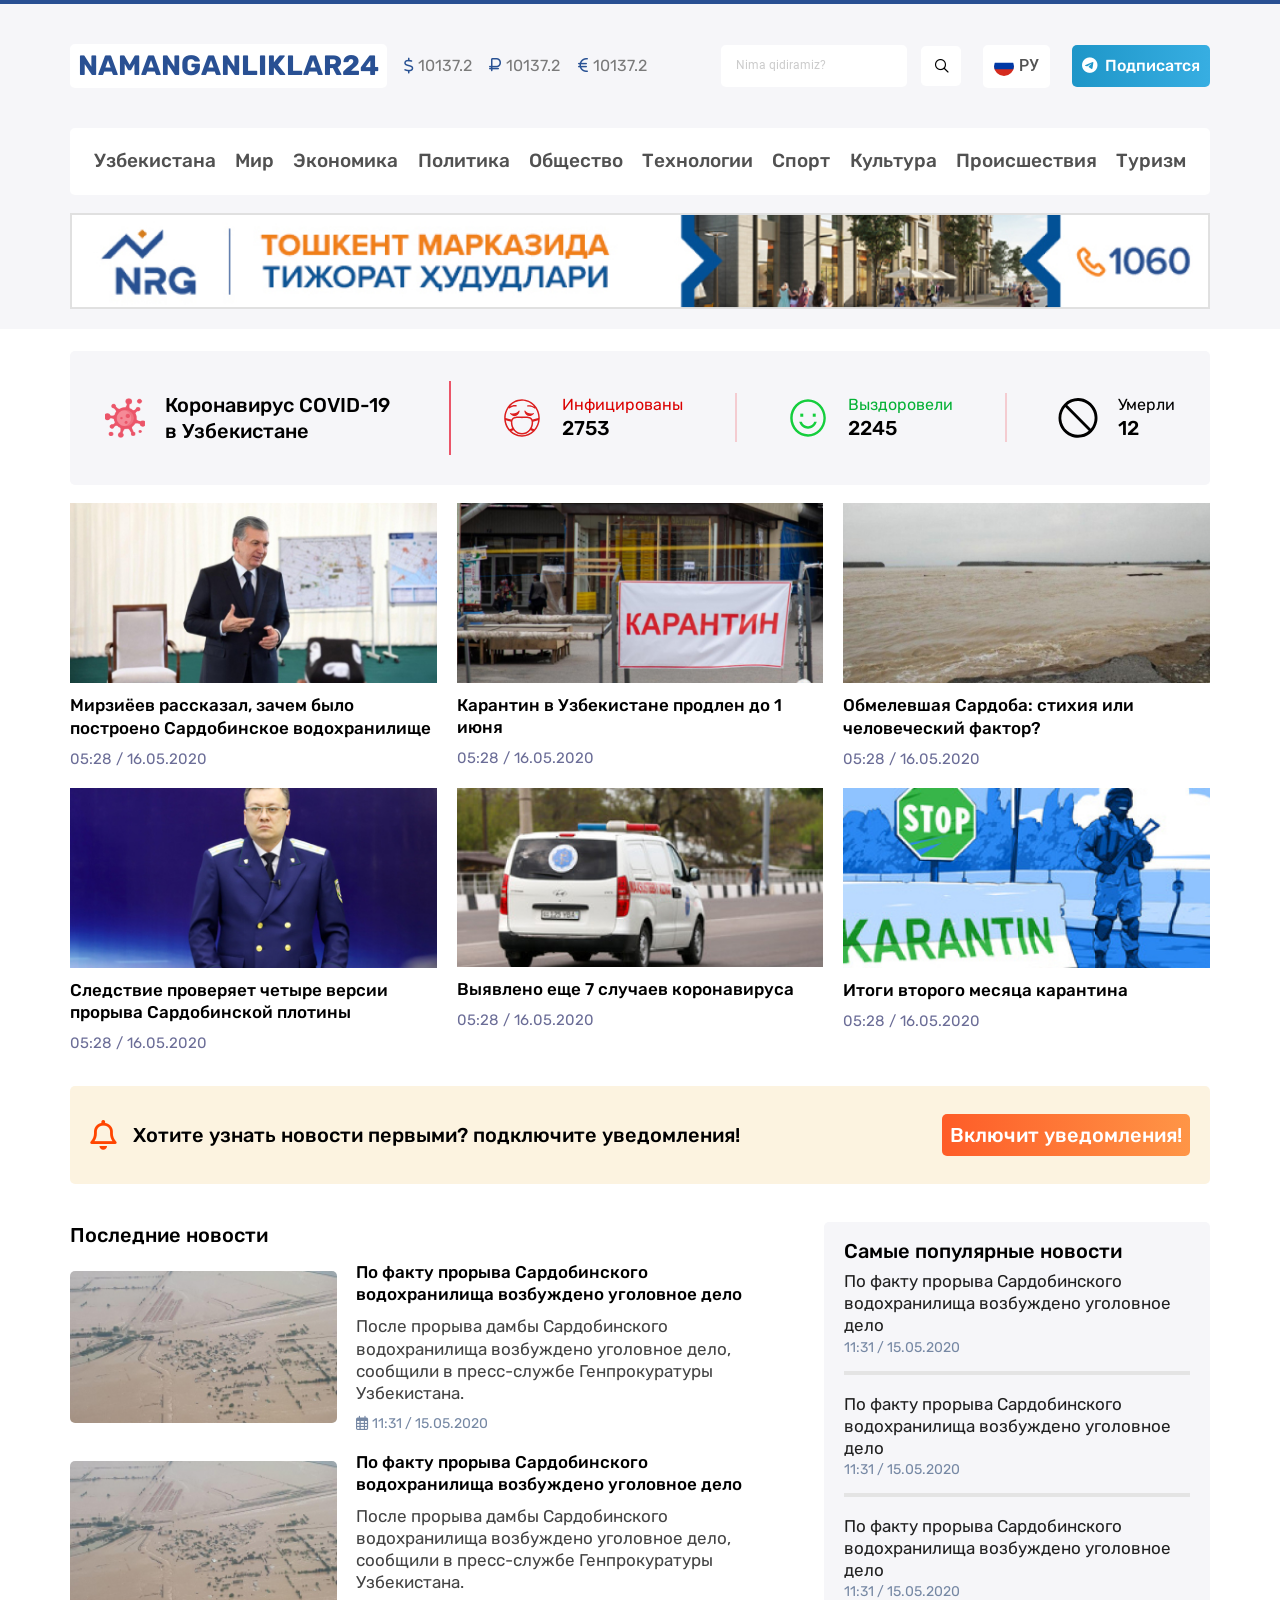
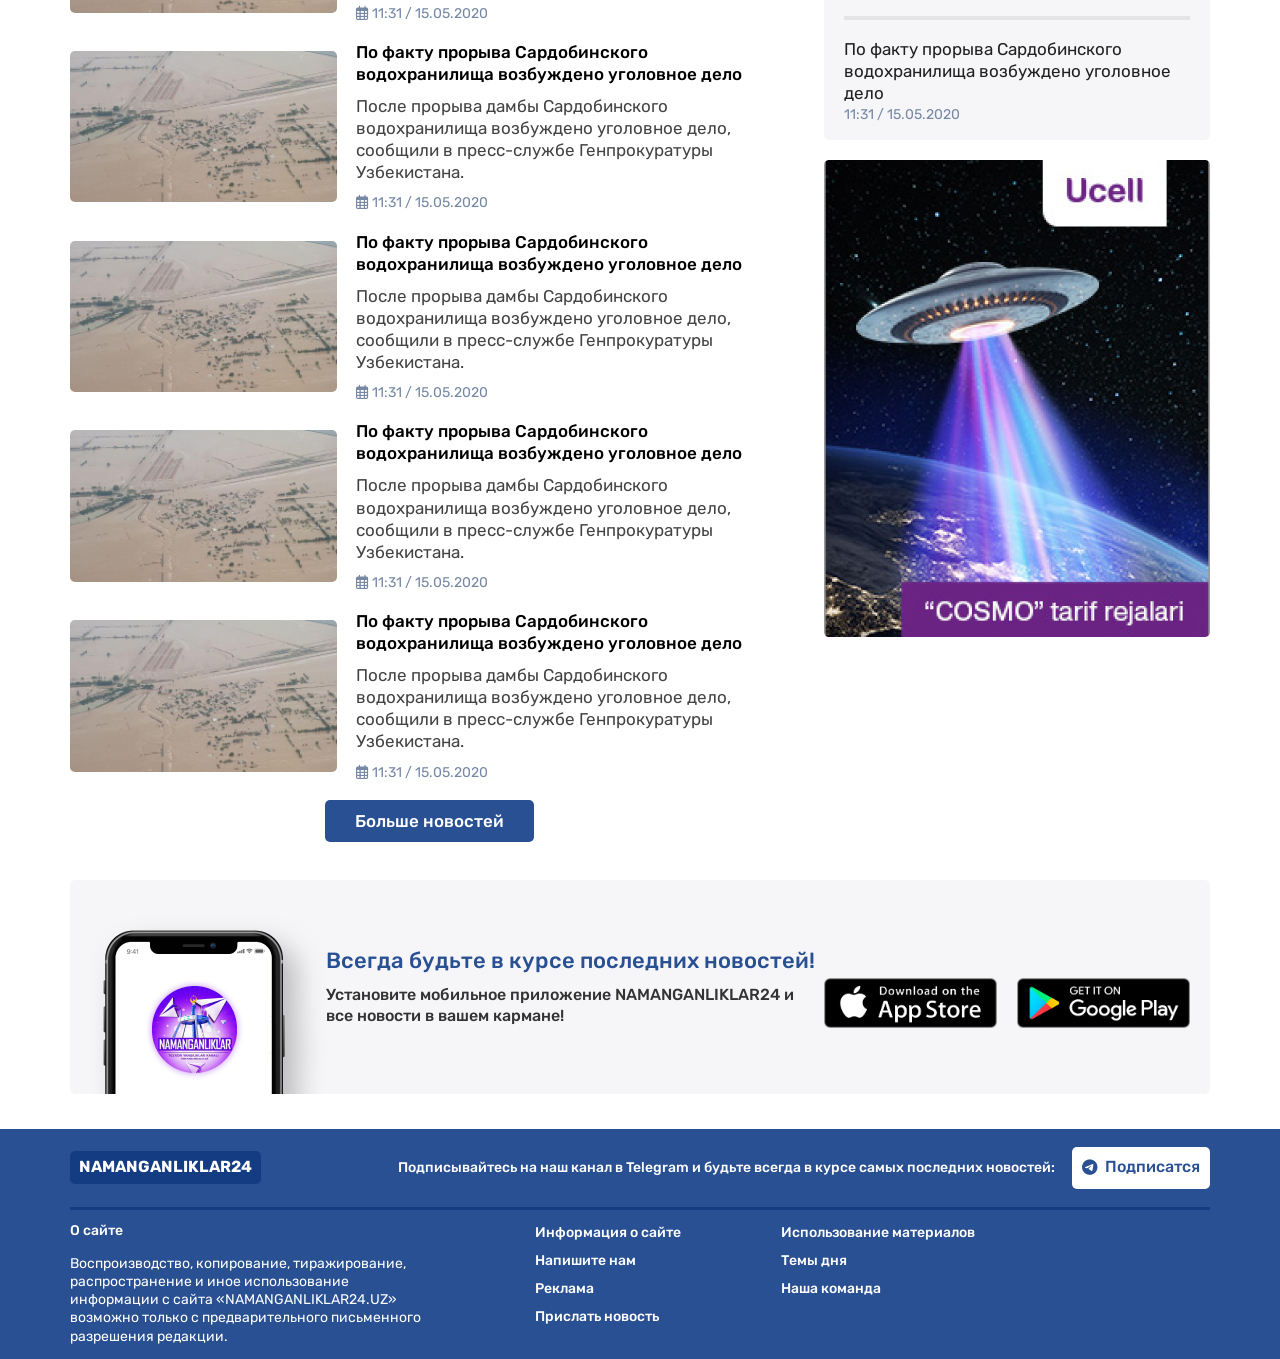
<file: index.html>
<!DOCTYPE html>
<html lang="en">
	<head>
		<meta charset="UTF-8" />
		<meta name="viewport" content="width=device-width, initial-scale=1.0" />
		<title>Document</title>
		<link rel="stylesheet" href="./css/main.css" />
	</head>
	<body>
		<!-- header -->
		<header class="header">
			<div class="container header__content">
				<div class="header__top">
					<div class="header__top--currency">
						<!-- logo -->
						<a href="./index.html" class="logo">NAMANGANLIKLAR24</a>

						<p>
							<i class="icon-currency-us"></i>
							10137.2
						</p>
						<p>
							<i class="icon-currency-rub"></i>
							10137.2
						</p>
						<p>
							<i class="icon-currency-eu"></i>
							10137.2
						</p>
					</div>

					<div class="header__top--buttons">
						<form class="header--form">
							<input type="text" placeholder="Nima qidiramiz?" />

							<button type="button" class="header--search">
								<i class="icon-search"></i>
							</button>
						</form>

						<div class="header--langs">
							<img src="./images/ru-lang.svg" alt="ru lang" />
							<span>ру</span>
						</div>

						<button class="header--subscribe">
							<i class="icon-telegram"></i>
							Подписатся
						</button>

						<div class="burger">
							<span></span>
							<span></span>
							<span></span>
						</div>
					</div>
				</div>

				<nav class="header__nav">
					<ul>
						<li><a href="#!">Узбекистана</a></li>
						<li><a href="#!">Мир</a></li>
						<li><a href="#!">Экономика</a></li>
						<li><a href="./pages/news.html">Политика</a></li>
						<li><a href="#!">Общество</a></li>
						<li><a href="#!">Технологии</a></li>
						<li><a href="#!">Спорт</a></li>
						<li><a href="#!">Культура</a></li>
						<li><a href="#!">Происшествия</a></li>
						<li><a href="#!">Туризм</a></li>
					</ul>
				</nav>

				<img
					src="./images/nrg-banner.jpg"
					class="header--banner"
					alt="header banner"
				/>
			</div>
		</header>

		<!-- main -->
		<main class="container">
			<!-- statistics -->
			<section class="statistics">
				<!-- item -->
				<div class="statistics__item">
					<img src="./images/statistics/icon1.png" alt="statistics" />
					<span>Коронавирус COVID-19 в Узбекистане</span>
				</div>

				<span class="statistics--devider"></span>

				<!-- item -->
				<div class="statistics__item">
					<img src="./images/statistics/icon2.svg" alt="statistics" />
					<div class="statistics__item--info">
						<h5>Инфицированы</h5>
						<span>2753</span>
					</div>
				</div>

				<span class="statistics--devider"></span>

				<!-- item -->
				<div class="statistics__item">
					<img src="./images/statistics/icon3.svg" alt="statistics" />

					<div class="statistics__item--info">
						<h5>Выздоровели</h5>
						<span>2245</span>
					</div>
				</div>

				<span class="statistics--devider"></span>

				<!-- item -->
				<div class="statistics__item">
					<img src="./images/statistics/icon4.svg" alt="statistics" />

					<div class="statistics__item--info">
						<h5>Умерли</h5>
						<span>12</span>
					</div>
				</div>
			</section>

			<!-- news -->
			<section class="news">
				<!-- item -->
				<article class="news__item">
					<img src="./images/news/item1.jpg" alt="news" />
					<h5>
						Мирзиёев рассказал, зачем было построено Сардобинское водохранилище
					</h5>
					<span>05:28 / 16.05.2020</span>
				</article>

				<!-- item -->
				<article class="news__item">
					<img src="./images/news/item2.jpg" alt="news" />
					<h5>Карантин в Узбекистане продлен до 1 июня</h5>
					<span>05:28 / 16.05.2020</span>
				</article>

				<!-- item -->
				<article class="news__item">
					<img src="./images/news/item3.jpg" alt="news" />
					<h5>Обмелевшая Сардоба: стихия или человеческий фактор?</h5>
					<span>05:28 / 16.05.2020</span>
				</article>

				<!-- item -->
				<article class="news__item">
					<img src="./images/news/item4.jpg" alt="news" />
					<h5>
						Следствие проверяет четыре версии прорыва Сардобинской плотины
					</h5>
					<span>05:28 / 16.05.2020</span>
				</article>

				<!-- item -->
				<article class="news__item">
					<img src="./images/news/item5.jpg" alt="news" />
					<h5>Выявлено еще 7 случаев коронавируса</h5>
					<span>05:28 / 16.05.2020</span>
				</article>

				<!-- item -->
				<article class="news__item">
					<img src="./images/news/item6.jpg" alt="news" />
					<h5>Итоги второго месяца карантина</h5>
					<span>05:28 / 16.05.2020</span>
				</article>
			</section>

			<!-- notificatoin -->
			<section class="notification">
				<div class="notification__info">
					<i class="icon-bell"></i>
					<p>Хотите узнать новости первыми? подключите уведомления!</p>
				</div>

				<button type="button">Включит уведомления!</button>
			</section>

			<!-- latest news -->
			<section class="latest__news">
				<div class="latest__news--content">
					<h2>Последние новости</h2>

					<div class="news__list">

						<!-- news item -->
						<article class="latest__news--item">
							<img src="./images/latestNews/item3.jpg" alt="news" />

							<div class="latest__news--item_info">
								<h5>
									По факту прорыва Сардобинского водохранилища возбуждено
									уголовное дело
								</h5>

								<p>
									После прорыва дамбы Сардобинского водохранилища возбуждено
									уголовное дело, сообщили в пресс-службе Генпрокуратуры
									Узбекистана.
								</p>

								<span>
									<i class="icon-calendar"></i>
									11:31 / 15.05.2020
								</span>
							</div>
						</article>

						<!-- news item -->
						<article class="latest__news--item">
							<img src="./images/latestNews/item3.jpg" alt="news" />

							<div class="latest__news--item_info">
								<h5>
									По факту прорыва Сардобинского водохранилища возбуждено
									уголовное дело
								</h5>

								<p>
									После прорыва дамбы Сардобинского водохранилища возбуждено
									уголовное дело, сообщили в пресс-службе Генпрокуратуры
									Узбекистана.
								</p>

								<span>
									<i class="icon-calendar"></i>
									11:31 / 15.05.2020
								</span>
							</div>
						</article>

						<!-- news item -->
						<article class="latest__news--item">
							<img src="./images/latestNews/item3.jpg" alt="news" />

							<div class="latest__news--item_info">
								<h5>
									По факту прорыва Сардобинского водохранилища возбуждено
									уголовное дело
								</h5>

								<p>
									После прорыва дамбы Сардобинского водохранилища возбуждено
									уголовное дело, сообщили в пресс-службе Генпрокуратуры
									Узбекистана.
								</p>

								<span>
									<i class="icon-calendar"></i>
									11:31 / 15.05.2020
								</span>
							</div>
						</article>

						<!-- news item -->
						<article class="latest__news--item">
							<img src="./images/latestNews/item3.jpg" alt="news" />

							<div class="latest__news--item_info">
								<h5>
									По факту прорыва Сардобинского водохранилища возбуждено
									уголовное дело
								</h5>

								<p>
									После прорыва дамбы Сардобинского водохранилища возбуждено
									уголовное дело, сообщили в пресс-службе Генпрокуратуры
									Узбекистана.
								</p>

								<span>
									<i class="icon-calendar"></i>
									11:31 / 15.05.2020
								</span>
							</div>
						</article>

						<!-- news item -->
						<article class="latest__news--item">
							<img src="./images/latestNews/item3.jpg" alt="news" />

							<div class="latest__news--item_info">
								<h5>
									По факту прорыва Сардобинского водохранилища возбуждено
									уголовное дело
								</h5>

								<p>
									После прорыва дамбы Сардобинского водохранилища возбуждено
									уголовное дело, сообщили в пресс-службе Генпрокуратуры
									Узбекистана.
								</p>

								<span>
									<i class="icon-calendar"></i>
									11:31 / 15.05.2020
								</span>
							</div>
						</article>

						<!-- news item -->
						<article class="latest__news--item">
							<img src="./images/latestNews/item3.jpg" alt="news" />

							<div class="latest__news--item_info">
								<h5>
									По факту прорыва Сардобинского водохранилища возбуждено
									уголовное дело
								</h5>

								<p>
									После прорыва дамбы Сардобинского водохранилища возбуждено
									уголовное дело, сообщили в пресс-службе Генпрокуратуры
									Узбекистана.
								</p>

								<span>
									<i class="icon-calendar"></i>
									11:31 / 15.05.2020
								</span>
							</div>
						</article>
					</div>

					<button class="btn--primary">Больше новостей</button>
				</div>

				<!-- sidebar -->
				<aside class="sidebar">
					<!-- popular news -->
					<div class="popular__news">
						<h5>Cамые популярные новости</h5>

						<div class="popular__news--content">
							<!-- item -->
							<article class="popular__news--item">
								<p>По факту прорыва Сардобинского водохранилища возбуждено уголовное дело</p>
								<span>11:31 / 15.05.2020</span>
							</article>

							<!-- item -->
							<article class="popular__news--item">
								<p>По факту прорыва Сардобинского водохранилища возбуждено уголовное дело</p>
								<span>11:31 / 15.05.2020</span>
							</article>

							<!-- item -->
							<article class="popular__news--item">
								<p>По факту прорыва Сардобинского водохранилища возбуждено уголовное дело</p>
								<span>11:31 / 15.05.2020</span>
							</article>

							<!-- item -->
							<article class="popular__news--item">
								<p>По факту прорыва Сардобинского водохранилища возбуждено уголовное дело</p>
								<span>11:31 / 15.05.2020</span>
							</article>

						</div>

					</div>

					<!-- ads banner -->
					<a href="#!" class="sidebar--ads">
						<img src="./images/aside.jpg" alt="ads">
					</a>
				</aside>
			</section>

			<!-- mobile apps -->
			<section class="mobile-apps">
				<!-- info -->
				<div class="mobile-apps__info">
					<img src="./images/banner-phone.png" alt="phone">

					<div class="mobile-apps__info--text">
						<h4>Всегда будьте в курсе последних новостей!</h4>
						<p>Установите мобильное приложение NAMANGANLIKLAR24 и все новости в вашем кармане!</p>
					</div>
				</div>

				<!-- store -->
				<div class="mobile-apps__stores">
					<!-- apple store -->
					<a href="#!">
						<img src="./images/app-stores/appstore.png" alt="apple store">
					</a>

					<!-- google play -->
					<a href="#!">
						<img src="./images/app-stores/googleplay.png" alt="google play">
					</a>
				</div>
			</section>
		</main>

		<footer class="footer">
			<div class="container footer__content">
				<div class="footer__top">
					<a href="./index.html" class="footer--logo">NAMANGANLIKLAR24</a>

					<div class="footer__top--info">
						<p>Подписывайтесь на наш канал в Telegram и будьте всегда в курсе самых последних новостей:</p>

						<button>
							<i class="icon-telegram"></i>
							Подписатся
						</button>
					</div>
				</div>

				<div class="footer__main">
					<div class="footer__main--info">
						<h6>О сайте</h6>
						<p>Воспроизводство, копирование, тиражирование, распространение и иное использование информации с сайта «NAMANGANLIKLAR24.UZ» возможно только с предварительного письменного разрешения редакции.
						</p>
					</div>
					
					<nav>
						<ul class="footer__main--nav">
							<li><a href="#!">Информация о сайте</a></li>
							<li><a href="#!">Напишите нам</a></li>
							<li><a href="#!">Реклама</a></li>
							<li><a href="./pages/contacts.html">Прислать новость</a></li>
						</ul>
					</nav>
					
					<nav>
						<ul class="footer__main--nav">
							<li><a href="#!">Использование материалов</a></li>
							<li><a href="#!">Темы дня</a></li>
							<li><a href="#!">Наша команда</a></li>
						</ul>
					</nav>

				</div>
			</div>
		</footer>
	</body>
</html>
</file>
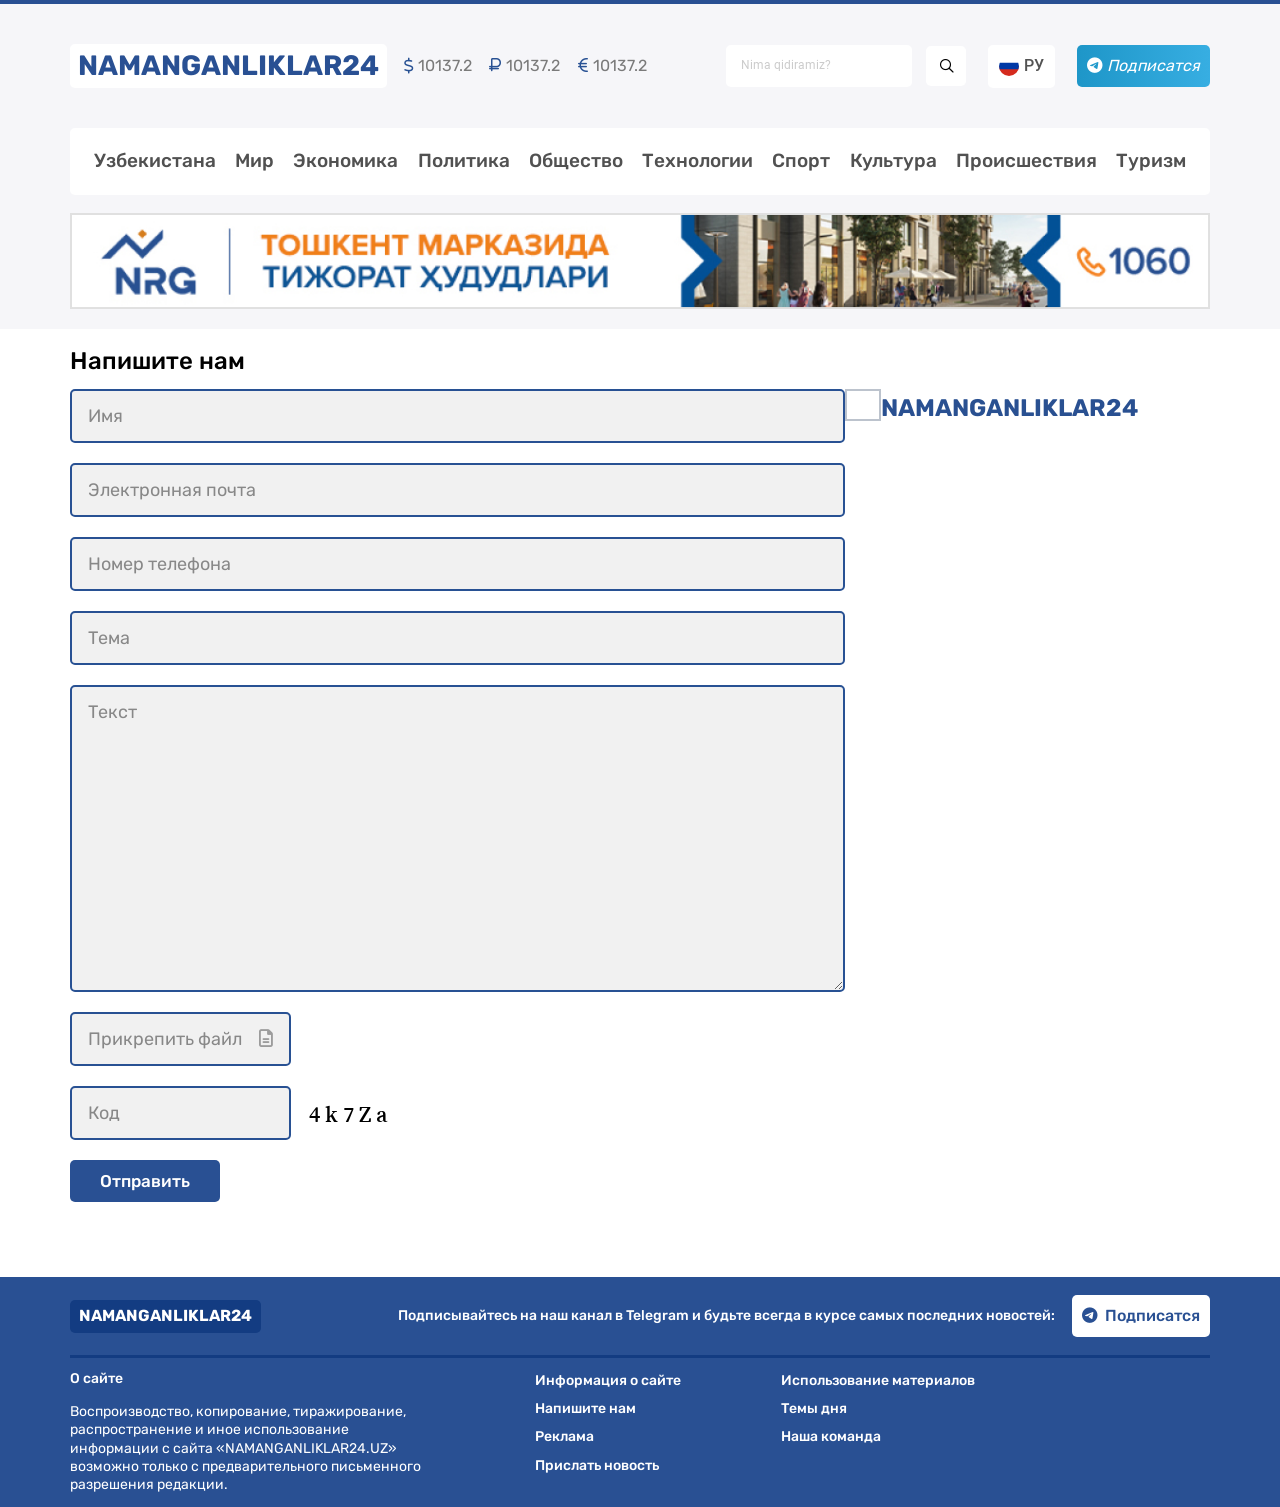
<file: pages/contacts.html>
<!DOCTYPE html>
<html lang="en">
<head>
  <meta charset="UTF-8">
  <meta name="viewport" content="width=device-width, initial-scale=1.0" />
  <title>Title</title>
 <link rel="stylesheet" href="/css/main.css">
</head>
<body>
  <!-- header -->
  <header class="header">
    <div class="container header__content">
      <div class="header__top">
        <div class="header__top--currency">
          <!-- logo -->
          <a href="../index.html" class="logo">NAMANGANLIKLAR24</a>

          <p>
            <i class="icon-currency-us"></i>
            10137.2
          </p>
          <p>
            <i class="icon-currency-rub"></i>
            10137.2
          </p>
          <p>
            <i class="icon-currency-eu"></i>
            10137.2
          </p>
        </div>

        <div class="header__top--buttons">
          <form class="header--form">
            <input type="text" placeholder="Nima qidiramiz?" />

            <button type="button" class="header--search">
              <i class="icon-search"></i>
            </button>
          </form>

          <div class="header--langs">
            <img src="../images/ru-lang.svg" alt="ru lang" />
            <span>ру</span>
          </div>

          <button class="header--subscribe">
            <i class="icon-telegram"> Подписатся</i>
          </button>

          <div class="burger">
            <span></span>
            <span></span>
            <span></span>
          </div>
        </div>
      </div>

      <nav class="header__nav">
        <ul>
          <li><a href="#!">Узбекистана</a></li>
          <li><a href="#!">Мир</a></li>
          <li><a href="#!">Экономика</a></li>
          <li><a href="./pages/news.html">Политика</a></li>
          <li><a href="#!">Общество</a></li>
          <li><a href="#!">Технологии</a></li>
          <li><a href="#!">Спорт</a></li>
          <li><a href="#!">Культура</a></li>
          <li><a href="#!">Происшествия</a></li>
          <li><a href="#!">Туризм</a></li>
        </ul>
      </nav>

      <img
        src="../images/nrg-banner.jpg"
        class="header--banner"
        alt="header banner"
      />
    </div>
  </header>

  <main class="container">
    <section class="contacts">
      <h2>Напишите нам</h2>

      <!-- content -->
      <div class="contacts__content">
        <form class="contacts__form">
          <input type="text" placeholder="Имя">
          <input type="email" placeholder="Электронная почта">
          <input type="text" placeholder="Номер телефона">
          <input type="text" placeholder="Тема">
          <textarea placeholder="Текст"></textarea>

          <div class="input--file">
            <input type="file">
            <p>Прикрепить файл</p>
            <i class="icon-file"></i>
          </div>

          <div class="form-code-confirm">
            <input type="text" placeholder="Код">
            <span>4 k 7 Z a</span>
          </div>

          <button class="btn--primary">Отправить</button>

        </form>

       <div class="contacts__info"></div>
         <h1 class="contacts__h1">NAMANGANLIKLAR24</h1>
      

        </div>
    </section>
  </main>

  <footer class="footer">
    <div class="container footer__content">
      <div class="footer__top">
        <a href="./index.html" class="footer--logo">NAMANGANLIKLAR24</a>

        <div class="footer__top--info">
          <p>Подписывайтесь на наш канал в Telegram и будьте всегда в курсе самых последних новостей:</p>

          <button>
            <i class="icon-telegram"></i>
            Подписатся
          </button>
        </div>
      </div>

      <div class="footer__main">
        <div class="footer__main--info">
          <h6>О сайте</h6>
          <p>Воспроизводство, копирование, тиражирование, распространение и иное использование информации с сайта «NAMANGANLIKLAR24.UZ» возможно только с предварительного письменного разрешения редакции.
          </p>
        </div>

        <nav>
          <ul class="footer__main--nav">
            <li><a href="#!">Информация о сайте</a></li>
            <li><a href="#!">Напишите нам</a></li>
            <li><a href="#!">Реклама</a></li>
            <li><a href="#!">Прислать новость</a></li>
          </ul>
        </nav>

        <nav>
          <ul class="footer__main--nav">
            <li><a href="#!">Использование материалов</a></li>
            <li><a href="#!">Темы дня</a></li>
            <li><a href="#!">Наша команда</a></li>
          </ul>
        </nav>

      </div>
    </div>
  </footer>

</body>
</html>
</file>
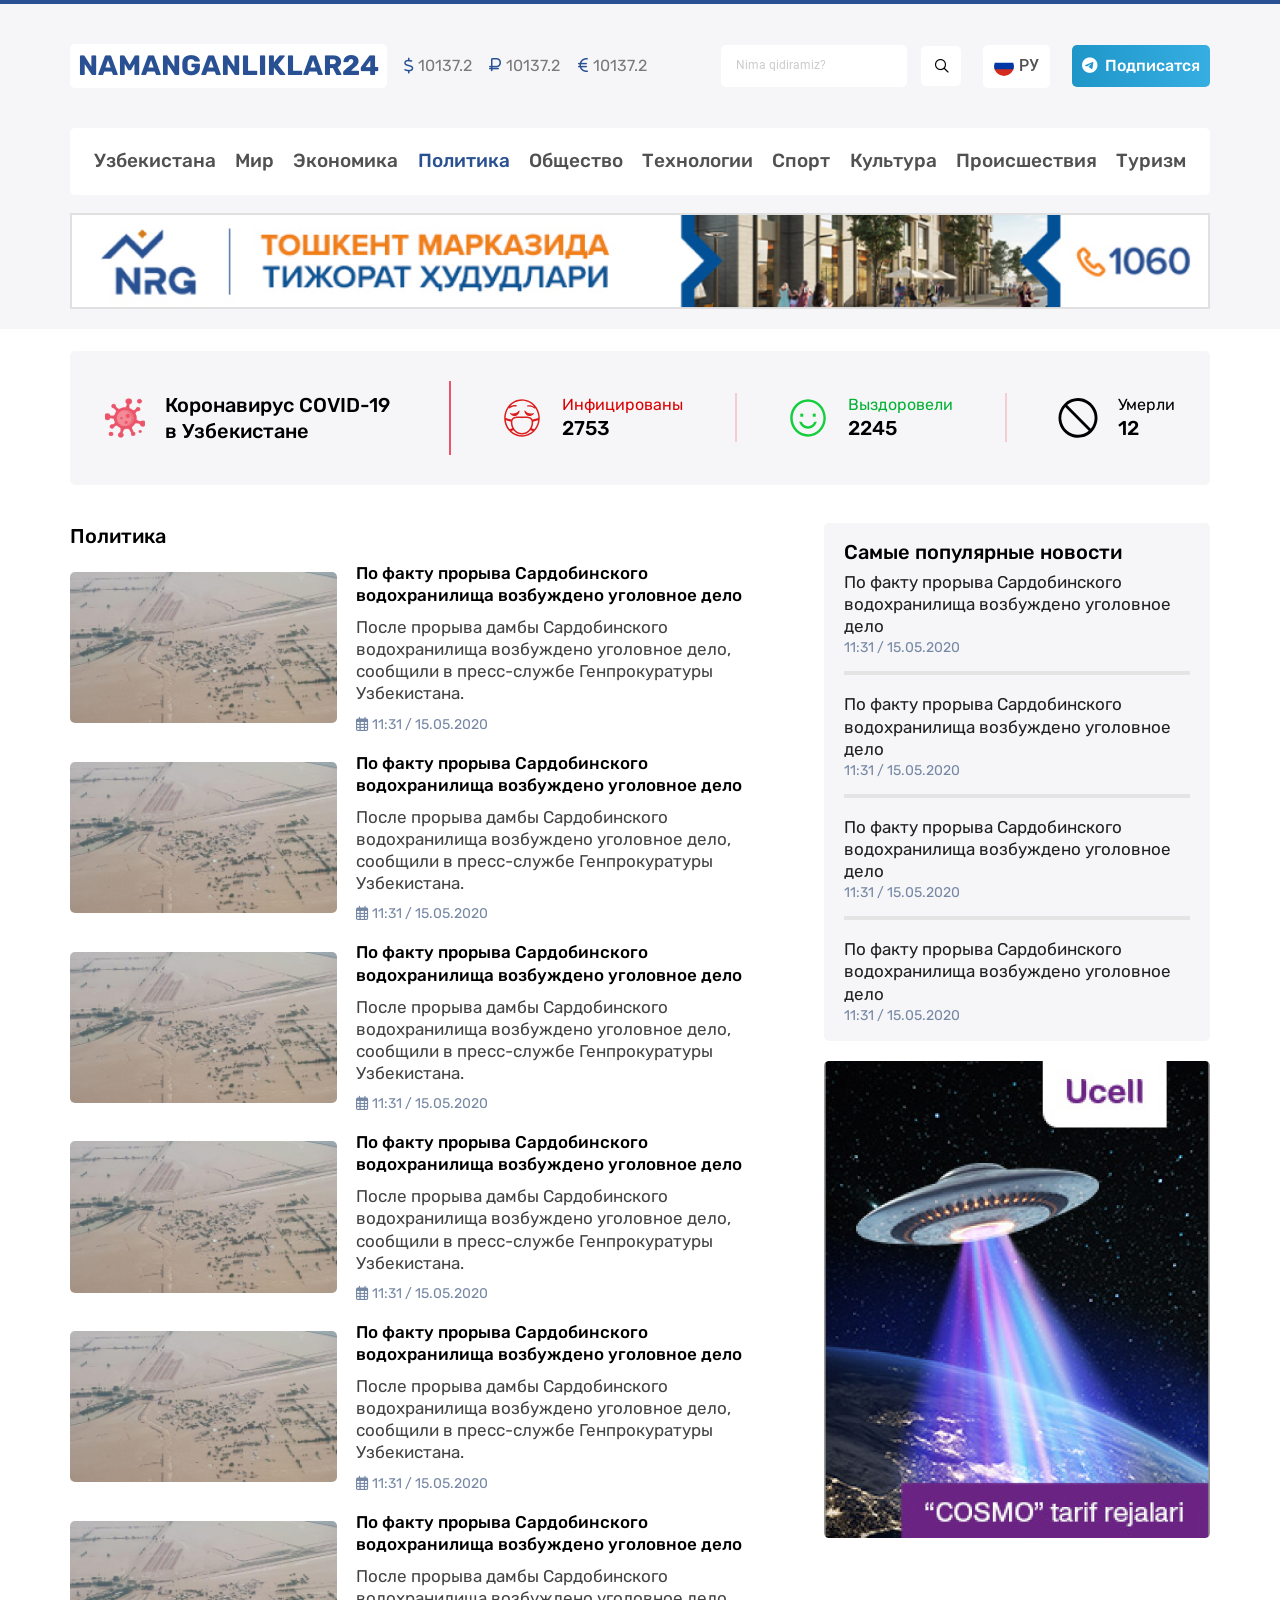
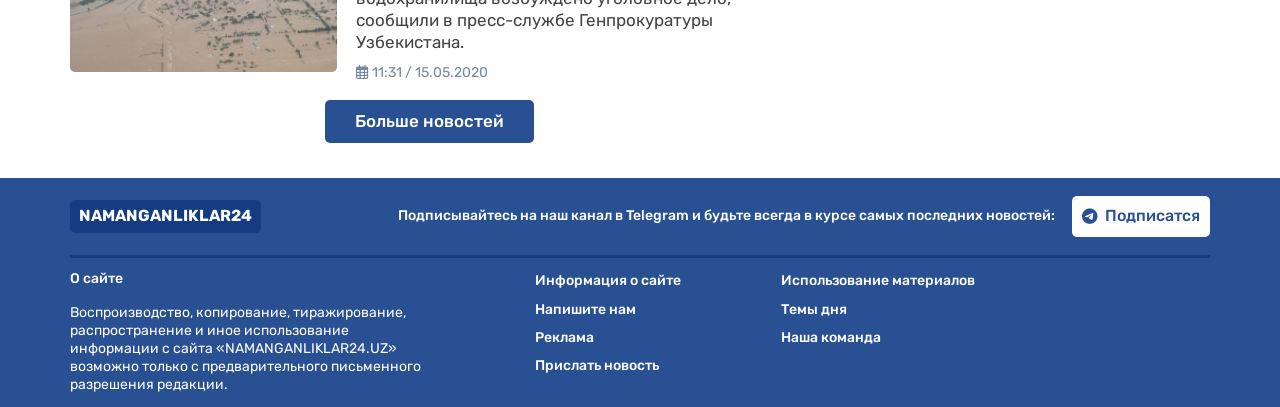
<file: pages/news.html>
<!DOCTYPE html>
<html lang="en">
	<head>
		<meta charset="UTF-8" />
		<meta name="viewport" content="width=device-width, initial-scale=1.0" />
		<title>Document</title>
		<link rel="stylesheet" href="../css/main.css" />
	</head>
	<body>
		<!-- header -->
		<header class="header">
			<div class="container header__content">
				<div class="header__top">
					<div class="header__top--currency">
						<!-- logo -->
						<a href="../index.html" class="logo">NAMANGANLIKLAR24</a>

						<p>
							<i class="icon-currency-us"></i>
							10137.2
						</p>
						<p>
							<i class="icon-currency-rub"></i>
							10137.2
						</p>
						<p>
							<i class="icon-currency-eu"></i>
							10137.2
						</p>
					</div>

					<div class="header__top--buttons">
						<form class="header--form">
							<input type="text" placeholder="Nima qidiramiz?" />

							<button type="button" class="header--search">
								<i class="icon-search"></i>
							</button>
						</form>

						<div class="header--langs">
							<img src="../images/ru-lang.svg" alt="ru lang" />
							<span>ру</span>
						</div>

						<button class="header--subscribe">
							<i class="icon-telegram"></i>
							Подписатся
						</button>

						<div class="burger">
							<span></span>
							<span></span>
							<span></span>
						</div>
					</div>
				</div>

				<nav class="header__nav">
					<ul>
						<li><a href="#!">Узбекистана</a></li>
						<li><a href="#!">Мир</a></li>
						<li><a href="#!">Экономика</a></li>
						<li><a href="./news.html" class="active">Политика</a></li>
						<li><a href="#!">Общество</a></li>
						<li><a href="#!">Технологии</a></li>
						<li><a href="#!">Спорт</a></li>
						<li><a href="#!">Культура</a></li>
						<li><a href="#!">Происшествия</a></li>
						<li><a href="#!">Туризм</a></li>
					</ul>
				</nav>

				<img
					src="../images/nrg-banner.jpg"
					class="header--banner"
					alt="header banner"
				/>
			</div>
		</header>

		<!-- main -->
		<main class="container">
			<!-- statistics -->
			<section class="statistics">
				<!-- item -->
				<div class="statistics__item">
					<img src="../images/statistics/icon1.png" alt="statistics" />
					<span>Коронавирус COVID-19 в Узбекистане</span>
				</div>

				<span class="statistics--devider"></span>

				<!-- item -->
				<div class="statistics__item">
					<img src="../images/statistics/icon2.svg" alt="statistics" />
					<div class="statistics__item--info">
						<h5>Инфицированы</h5>
						<span>2753</span>
					</div>
				</div>

				<span class="statistics--devider"></span>

				<!-- item -->
				<div class="statistics__item">
					<img src="../images/statistics/icon3.svg" alt="statistics" />

					<div class="statistics__item--info">
						<h5>Выздоровели</h5>
						<span>2245</span>
					</div>
				</div>

				<span class="statistics--devider"></span>

				<!-- item -->
				<div class="statistics__item">
					<img src="../images/statistics/icon4.svg" alt="statistics" />

					<div class="statistics__item--info">
						<h5>Умерли</h5>
						<span>12</span>
					</div>
				</div>
			</section>

			<!-- politics -->
			<section class="latest__news">
				<div class="latest__news--content">
					<h2>Политика</h2>

					<div class="news__list">

						<!-- news item -->
						<article class="latest__news--item">
							<img src="../images/latestNews/item3.jpg" alt="news" />

							<div class="latest__news--item_info">
								<h5>
									По факту прорыва Сардобинского водохранилища возбуждено
									уголовное дело
								</h5>

								<p>
									После прорыва дамбы Сардобинского водохранилища возбуждено
									уголовное дело, сообщили в пресс-службе Генпрокуратуры
									Узбекистана.
								</p>

								<span>
									<i class="icon-calendar"></i>
									11:31 / 15.05.2020
								</span>
							</div>
						</article>

						<!-- news item -->
						<article class="latest__news--item">
							<img src="../images/latestNews/item3.jpg" alt="news" />

							<div class="latest__news--item_info">
								<h5>
									По факту прорыва Сардобинского водохранилища возбуждено
									уголовное дело
								</h5>

								<p>
									После прорыва дамбы Сардобинского водохранилища возбуждено
									уголовное дело, сообщили в пресс-службе Генпрокуратуры
									Узбекистана.
								</p>

								<span>
									<i class="icon-calendar"></i>
									11:31 / 15.05.2020
								</span>
							</div>
						</article>

						<!-- news item -->
						<article class="latest__news--item">
							<img src="../images/latestNews/item3.jpg" alt="news" />

							<div class="latest__news--item_info">
								<h5>
									По факту прорыва Сардобинского водохранилища возбуждено
									уголовное дело
								</h5>

								<p>
									После прорыва дамбы Сардобинского водохранилища возбуждено
									уголовное дело, сообщили в пресс-службе Генпрокуратуры
									Узбекистана.
								</p>

								<span>
									<i class="icon-calendar"></i>
									11:31 / 15.05.2020
								</span>
							</div>
						</article>

						<!-- news item -->
						<article class="latest__news--item">
							<img src="../images/latestNews/item3.jpg" alt="news" />

							<div class="latest__news--item_info">
								<h5>
									По факту прорыва Сардобинского водохранилища возбуждено
									уголовное дело
								</h5>

								<p>
									После прорыва дамбы Сардобинского водохранилища возбуждено
									уголовное дело, сообщили в пресс-службе Генпрокуратуры
									Узбекистана.
								</p>

								<span>
									<i class="icon-calendar"></i>
									11:31 / 15.05.2020
								</span>
							</div>
						</article>

						<!-- news item -->
						<article class="latest__news--item">
							<img src="../images/latestNews/item3.jpg" alt="news" />

							<div class="latest__news--item_info">
								<h5>
									По факту прорыва Сардобинского водохранилища возбуждено
									уголовное дело
								</h5>

								<p>
									После прорыва дамбы Сардобинского водохранилища возбуждено
									уголовное дело, сообщили в пресс-службе Генпрокуратуры
									Узбекистана.
								</p>

								<span>
									<i class="icon-calendar"></i>
									11:31 / 15.05.2020
								</span>
							</div>
						</article>

						<!-- news item -->
						<article class="latest__news--item">
							<img src="../images/latestNews/item3.jpg" alt="news" />

							<div class="latest__news--item_info">
								<h5>
									По факту прорыва Сардобинского водохранилища возбуждено
									уголовное дело
								</h5>

								<p>
									После прорыва дамбы Сардобинского водохранилища возбуждено
									уголовное дело, сообщили в пресс-службе Генпрокуратуры
									Узбекистана.
								</p>

								<span>
									<i class="icon-calendar"></i>
									11:31 / 15.05.2020
								</span>
							</div>
						</article>
					</div>

					<button class="btn--primary">Больше новостей</button>
				</div>

				<!-- sidebar -->
				<aside class="sidebar">
					<!-- popular news -->
					<div class="popular__news">
						<h5>Cамые популярные новости</h5>

						<div class="popular__news--content">
							<!-- item -->
							<article class="popular__news--item">
								<p>По факту прорыва Сардобинского водохранилища возбуждено уголовное дело</p>
								<span>11:31 / 15.05.2020</span>
							</article>

							<!-- item -->
							<article class="popular__news--item">
								<p>По факту прорыва Сардобинского водохранилища возбуждено уголовное дело</p>
								<span>11:31 / 15.05.2020</span>
							</article>

							<!-- item -->
							<article class="popular__news--item">
								<p>По факту прорыва Сардобинского водохранилища возбуждено уголовное дело</p>
								<span>11:31 / 15.05.2020</span>
							</article>

							<!-- item -->
							<article class="popular__news--item">
								<p>По факту прорыва Сардобинского водохранилища возбуждено уголовное дело</p>
								<span>11:31 / 15.05.2020</span>
							</article>

						</div>

					</div>

					<!-- ads banner -->
					<a href="#!" class="sidebar--ads">
						<img src="../images/aside.jpg" alt="ads">
					</a>
				</aside>
			</section>
		</main>

		<footer class="footer">
			<div class="container footer__content">
				<div class="footer__top">
					<a href="../index.html" class="footer--logo">NAMANGANLIKLAR24</a>

					<div class="footer__top--info">
						<p>Подписывайтесь на наш канал в Telegram и будьте всегда в курсе самых последних новостей:</p>

						<button>
							<i class="icon-telegram"></i>
							Подписатся
						</button>
					</div>
				</div>

				<div class="footer__main">
					<div class="footer__main--info">
						<h6>О сайте</h6>
						<p>Воспроизводство, копирование, тиражирование, распространение и иное использование информации с сайта «NAMANGANLIKLAR24.UZ» возможно только с предварительного письменного разрешения редакции.
						</p>
					</div>
					
					<nav>
						<ul class="footer__main--nav">
							<li><a href="#!">Информация о сайте</a></li>
							<li><a href="#!">Напишите нам</a></li>
							<li><a href="#!">Реклама</a></li>
							<li><a href="#!">Прислать новость</a></li>
						</ul>
					</nav>
					
					<nav>
						<ul class="footer__main--nav">
							<li><a href="#!">Использование материалов</a></li>
							<li><a href="#!">Темы дня</a></li>
							<li><a href="#!">Наша команда</a></li>
						</ul>
					</nav>

				</div>
			</div>
		</footer>
	</body>
</html>
</file>
<file: css/main.css>
@import 'fonts.css';

* {
  margin: 0;
  padding: 0;
  box-sizing: border-box;
  font-family: 'rubik';
  font-weight: 400;
  list-style: none;
  text-decoration: none;
}

*::before,
*::after {
  font-family: 'icon';
  font-style: normal;
  font-weight: 400;
}

button, input, textarea {
  border: none;
  outline: none;
}


.icon-search::before {
  content: '\f002';
}

.icon-currency-us::before {
  content: '\24';
}

.icon-currency-rub::before {
  content: '\f158';
}

.icon-currency-eu::before {
  content: '\f153';
}

.icon-telegram::before {
  content: '\f2c6';
}

.icon-bell::before {
  content: '\f0f3';
}

.icon-calendar::before {
  content: '\f073';
}

.icon-facebook::before {
  content: '\f39e';
}

.icon-twitter::before {
  content: '\f099';
}

.icon-odnoklasniki::before {
  content: '\f263';
}

.icon-file::before {
  content: '\f15c';
}

.icon-xmark::before {
  content: '\f00d';
}

.container {
  max-width: 1170px;
  width: 100%;
  margin: 0 auto;
  padding: 0 15px;
}

.btn--primary {
  background: #295093;
  border-radius: 5px;
  padding: 10px 30px;
  color: #fff;
  font-size: 17px;
  font-weight: 500;
  line-height: 130%;
}

/* header */
.header {
  background: #F6F6F9;
  border-top: 4px solid #295093;
  padding: 40px 0 20px;
}

.header__content {
  display: flex;
  flex-direction: column;
}

.header__top {
  display: flex;
  justify-content: space-between;
  align-items: center;
}

.header__top--currency {
  display: flex;
  align-items: center;
  gap: 17px;
}

.logo {
  background: #fff;
  padding: 4px 8px;
  border-radius: 5px;
  transition: 0.3s ease-in-out;
  font-size: 28px;
  line-height: 130%;
  color: #295093;
  font-weight: 700;
  text-transform: uppercase;
}

.logo:hover {
  box-shadow: 0 2px 6px 0 rgba(202, 202, 202, 0.25);
}

.header__top--currency p {
  font-size: 16px;
  line-height: 130%;
  color: #7A7A7A;
}

.header__top--currency p i {
  color: #285193;
}

.header__top--buttons {
  display: flex;
  align-items: center;
  gap: 22px;
}

.burger {
  width: 30px;
  height: 20px;
  display: none;
  flex-direction: column;
  justify-content: space-evenly;
  cursor: pointer;
}

.burger span {
  width: 100%;
  height: 2px;
  flex-shrink: 0;
  background: #000;
  border-radius: 8px;
}

.header--form {
  display: flex;
  align-items: center;
  gap: 14px;
}

.header--form input {
  background: #fff;
  border: none;
  outline: none;
  border-radius: 5px;
  padding: 13px 15px;
  font-size: 12px;
  color: #000;
  line-height: 130%;
  font-family: 'roboto';
}

.header--form input::placeholder {
  color: #CCCCCC;
}

.header--search {
  border: none;
  outline: none;
  background: #fff;
  border-radius: 5px;
  width: 40px;
  height: 40px;
  display: flex;
  justify-content: center;
  align-items: center;
  cursor: pointer;
}

.header--langs {
  background: #fff;
  border-radius: 5px;
  padding: 11px;
  display: flex;
  align-items: center;
  gap: 5px;
}

.header--langs span {
  font-size: 16px;
  line-height: 130%;
  color: #535353;
  font-weight: 500;
  font-family: 'roboto';
  text-transform: uppercase;
}

.header--langs img {
  width: 20px;
  height: 20px;
  object-fit: contain;
  display: flex;
  border-radius: 50%;
}

.header--subscribe {
  border: none;
  outline: none;
  padding: 10px;
  border-radius: 5px;
  display: flex;
  align-items: center;
  gap: 7px;
  color: #fff;
  font-size: 16px;
  font-weight: 500;
  line-height: 130%;
  cursor: pointer;
  background: linear-gradient(90deg, #1E96C8 0%, #37AEE2 100%);
}

.header--banner {
  width: 100%;
  margin-top: 18px;
  border: 1px solid #E0E0E0;
}

.header__nav {
  background: #fff;
  border-radius: 5px;
  margin-top: 40px;
  padding: 21px 24px;
  transition: 0.3s ease-in-out;
}

.header__nav:hover {
  box-shadow: 0 2px 5px 0 rgba(159, 159, 159, 0.19);
}

.header__nav ul {
  display: flex;
  flex-wrap: wrap;
  justify-content: space-between;
  align-items: center;
  gap: 15px;
}

.header__nav ul a {
  font-size: 19px;
  line-height: 130%;
  color: #515151;
  font-weight: 500;
  transition: 0.3s ease-in-out;
}

.header__nav ul a:hover,
.header__nav ul a.active {
  color: #295091;
}

.statistics {
  background: #F6F6F9;
  padding: 30px 35px;
  display: flex;
  align-items: center;
  justify-content: space-between;
  border-radius: 5px;
  gap: 20px;
  margin-top: 22px;
}

.statistics--devider {
  width: 2px;
  height: 49px;
  background: #F4CCD1;
}

.statistics--devider:first-of-type {
  background: #EB5569;
  height: 74px;
}
 
.statistics__item {
  display: flex;
  align-items: center;
  gap: 20px;
}

.statistics__item img {
  width: 40px;
  height: 40px;
}

.statistics__item span {
  font-size: 20px;
  font-weight: 500;
  line-height: 130%;
  color: #000;
  max-width: 232px;
  width: 100%;
}

.statistics__item h5 {
  font-size: 16px;
  line-height: 130%;
}

.statistics__item:nth-of-type(2) h5  {
  color: #DB0000;
}

.statistics__item:nth-of-type(3) h5  {
  color: #05B135;
}

/* news */
.news {
  margin-top: 18px;
  display: grid;
  grid-template-columns: repeat(3, 1fr);
  gap: 20px;
}

.news__item {
  display: flex;
  flex-direction: column;
  gap: 11px;
}

.news__item img {
  width: 100%;
}

.news__item h5 {
  font-size: 17px;
  line-height: 130%;
  font-weight: 500;
}

.news__item span {
  font-size: 15px;
  color: #6B6D97;
}

/* sidebar */
.sidebar {
  display: flex;
  flex-direction: column;
  gap: 20px;
}

.popular__news {
  background: #F6F6F9;
  padding: 16px 20px;
  border-radius: 5px;
}

.popular__news h5 {
  font-size: 20px;
  font-weight: 500;
  line-height: 130%;
  color: #000;
  margin-bottom: 6px;
}

.popular__news--item {
  border-bottom: 4px solid #E4E4E4;
  padding: 18px 0 14px;
}

.popular__news--item:first-of-type {
  padding-top: 0;
}

.popular__news--item:last-of-type {
  padding-bottom: 0;
  border: none;
}

.popular__news--item p {
  color: #202020;
  font-size: 17px;
  line-height: 130%;
}
.popular__news--item span {
  color: #7688A4;
  font-size: 14px;
  line-height: 130%;
  margin-top: 11px;
}

/* notification */
.notification {
  display: flex;
  justify-content: space-between;
  align-items: center;
  padding: 28px 20px;
  border-radius: 5px;
  background: rgba(239, 186, 84, 0.18);
  margin-top: 34px;
  flex-wrap: wrap;
  row-gap: 25px;
}

.notification__info {
  display: flex;
  align-items: center;
  gap: 17px;
}

.notification__info .icon-bell::before {
  color: #ff4500;
  font-size: 30px;
}

.notification__info p {
  font-size: 20px;
  line-height: 130%;
  color: #000;
  font-weight: 500;
}

.notification button {
  background: linear-gradient(to right, rgba(254, 92, 40, 1) 0%, /* FE5C28 at 100% opacity */rgba(255, 139, 54, 0.9) 100% /* FF8B36 at 90% opacity */);
  color: #fff;
  font-size: 20px;
  line-height: 130%;
  font-weight: 500;
  border-radius: 5px;
  padding: 8px;
  cursor: pointer;
}

/* latest news */
.latest__news {
  display: flex;
  gap: 36px;
  margin-top: 38px;
  position: relative;
}

.latest__news--content {
  display: flex;
  flex-direction: column;
}

.latest__news--content h2 {
  margin-bottom: 13px;
  font-size: 20px;
  line-height: 130%;
  color: #000;
  font-weight: 500;
}

.news__list {
  display: flex;
  flex-direction: column;
  gap: 18px;
}

.latest__news--item {
  display: flex;
  align-items: center;
  gap: 19px;
}

.latest__news--item img {
  border-radius: 5px;
  width: 100%;
}

.latest__news--item_info {
  display: flex;
  flex-direction: column;
  gap: 10px;
}

.latest__news--item_info h5 {
  font-size: 17px;
  line-height: 130%;
  color: #000;
  font-weight: 500;
}

.latest__news--item_info p {
  color: #434343;
  font-size: 17px;
  line-height: 130%;
}

.latest__news--item_info span {
  font-size: 14px;
  line-height: 130%;
  color: #7688A4;
}

.latest__news--item_info span .icon-calendar::before {
  color: #7688A4;
  margin-right: 1px;
}

.latest__news .btn--primary {
  margin-top: 18px;
  align-self: center;
}

/* mobile apps */
.mobile-apps {
  background: #F6F6F9;
  padding: 37px 20px 0;
  border-radius: 5px;
  display: flex;
  align-items: center;
  justify-content: space-between;
  margin-top: 38px;
}

.mobile-apps__stores {
  display: flex;
  align-items: center;
  gap: 20px;
}

.mobile-apps__stores img {
  height: 50px;
}

.mobile-apps__info {
  display: flex;
}

.mobile-apps__info--text {
  margin-top: 30px;
}

.mobile-apps__info h4 {
  font-size: 22px;
  color: #295093;
  margin-bottom: 10px;
  font-weight: 500;
  line-height: 130%;
}

.mobile-apps__info p {
  font-size: 16px;
  line-height: 130%;
  font-weight: 500;
  color: #333333;
}

/* footer */
.footer {
  background: #295093;
  margin-top: 35px;
  padding: 18px 0 13px;
}

.footer__top {
  display: flex;
  align-items: center;
  justify-content: space-between;
  flex-wrap: wrap;
  gap: 20px;
  border-bottom: 3px solid #133C82;
  padding-bottom: 18px;
}

.footer--logo {
  padding: 6px 9px;
  border-radius: 5px;
  background: #133C82;
  font-size: 16px;
  line-height: 130%;
  color: #fff;
  font-weight: 700;
}

.footer__top--info {
  display: flex;
  gap: 17px;
  align-items: center;
}

.footer__top--info p {
  font-size: 14px;
  line-height: 130%;
  font-weight: 500;
  color: #fff;
}

.footer__top--info button {
  border: none;
  outline: none;
  padding: 10px;
  border-radius: 5px;
  display: flex;
  align-items: center;
  gap: 7px;
  color: #295093;
  font-size: 16px;
  font-weight: 500;
  line-height: 130%;
  cursor: pointer;
  background: #fff;
}

.footer__main {
  display: flex;
  flex-wrap: wrap;
  column-gap: 100px;
  row-gap: 35px;
  padding-top: 12px;
}

.footer__main--info {
  max-width: 365px;
  width: 100%;
  display: flex;
  flex-direction: column;
  gap: 15px;
}

.footer__main--info h6,
.footer__main--info p {
  font-size: 14px;
  line-height: 130%;
  color: #fff;
}

.footer__main--info h6 {
  font-weight: 500;
}

.footer__main--nav {
  display: flex;
  flex-direction: column;
  gap: 8px;
}

.footer__main--nav a {
  font-size: 14px;
  line-height: 130%;
  color: #fff;
  font-weight: 500;
}


/* contacts */
.contacts {
  padding: 17px 0 40px;
  background: #ffffff;
}

.contacts h2 {
  font-size: 24px;
  font-weight: 500;
  color: #000000;
  line-height: 130%;
  margin-bottom: 12px;
}

.contacts__content {
  display: flex;
  justify-content: space-between;
  align-items: flex-start;
}

.contacts__form {
  display: flex;
  flex-direction: column;
  gap: 20px;
  flex-grow: 1;
}

.contacts__form input,
.contacts__form textarea,
.input--file {
  border: 2px solid #285193;
  background: #F1F1F1;
  border-radius: 5px;
  padding: 14px 16px;
  font-size: 18px;
  color: #000000;
  cursor: pointer;
}

.contacts__form input::placeholder,
.contacts__form textarea::placeholder {
  color: #888888;
}

.contacts__form textarea {
  height: 307px;
}
.form-code-confirm input,
.input--file {
  width: 221px;
}

.input--file {
  position: relative;
  display: flex;
  justify-content: space-between;
  align-items: center;
}

.input--file p {
  color: #888888;
}

.input--file .icon-file::before {
  color: #9C9C9C;
}

.input--file input {
  position: absolute;
  top: 0;
  left: 0;
  width: 100%;
  height: 100%;
  opacity: 0;
}

.contacts__form button {
  align-self: flex-start;
}

.form-code-confirm {
  display: flex;
  align-items: center;
  gap: 18px;
}

.form-code-confirm span {
  font-family: 'song-myung';
  font-size: 23px;
  color: #000000;
}
.contacts__info{
  border: solid 2px #BCC3CD; 
  flex-direction: column;
  padding: 14px 16px;
  width: 510;
  height: 280;
}
.contacts__h1{
  align-items: end;
  display: flex;
color: #295091;
font-weight: 900;
width: 329px;
height: 33px;
}



/* responsive */
@media (max-width: 1090px) {
  .burger {
    display: flex;
  }

  .header--form {
    display: none;
  }

  .header__top--currency p {
    display: none;
  }
}

@media (max-width: 992px) {
  .statistics {
    flex-direction: column;
    align-items: flex-start;
  }

  .statistics--devider {
    display: none;
  }

  .statistics__item span {
    font-size: 18px;
  }

  .sidebar {
    display: none;
  }

  .mobile-apps {
    flex-wrap: wrap;
    gap: 50px;
  }
}

@media (max-width: 768px) {
  .header {
    padding: 15px 0;
  }

  .header--langs,
  .header--subscribe,
  .header__nav {
    display: none;
  }
  
  .logo {
    font-size: 18px;
  }

  .news {
    grid-template-columns: repeat(2, 1fr);
  }

  .news__item h5 {
    font-size: 14px;
  }

  .latest__news--item_info h5 {
    font-size: 15px;
  }

  .latest__news--item_info p {
    font-size: 14px;
  }
}

@media (max-width: 576px) {
  .news {
    grid-template-columns: repeat(1, 1fr);
  }

  .latest__news--item {
    flex-direction: column;
  }

  .mobile-apps__info img {
    display: none;
  }

  .mobile-apps__stores {
    flex-wrap: wrap;
  }

  .mobile-apps__info--text {
    margin-top: 0;
  }
}

@media (max-width: 480px) {}
@media (max-width: 320px) {}
</file>
